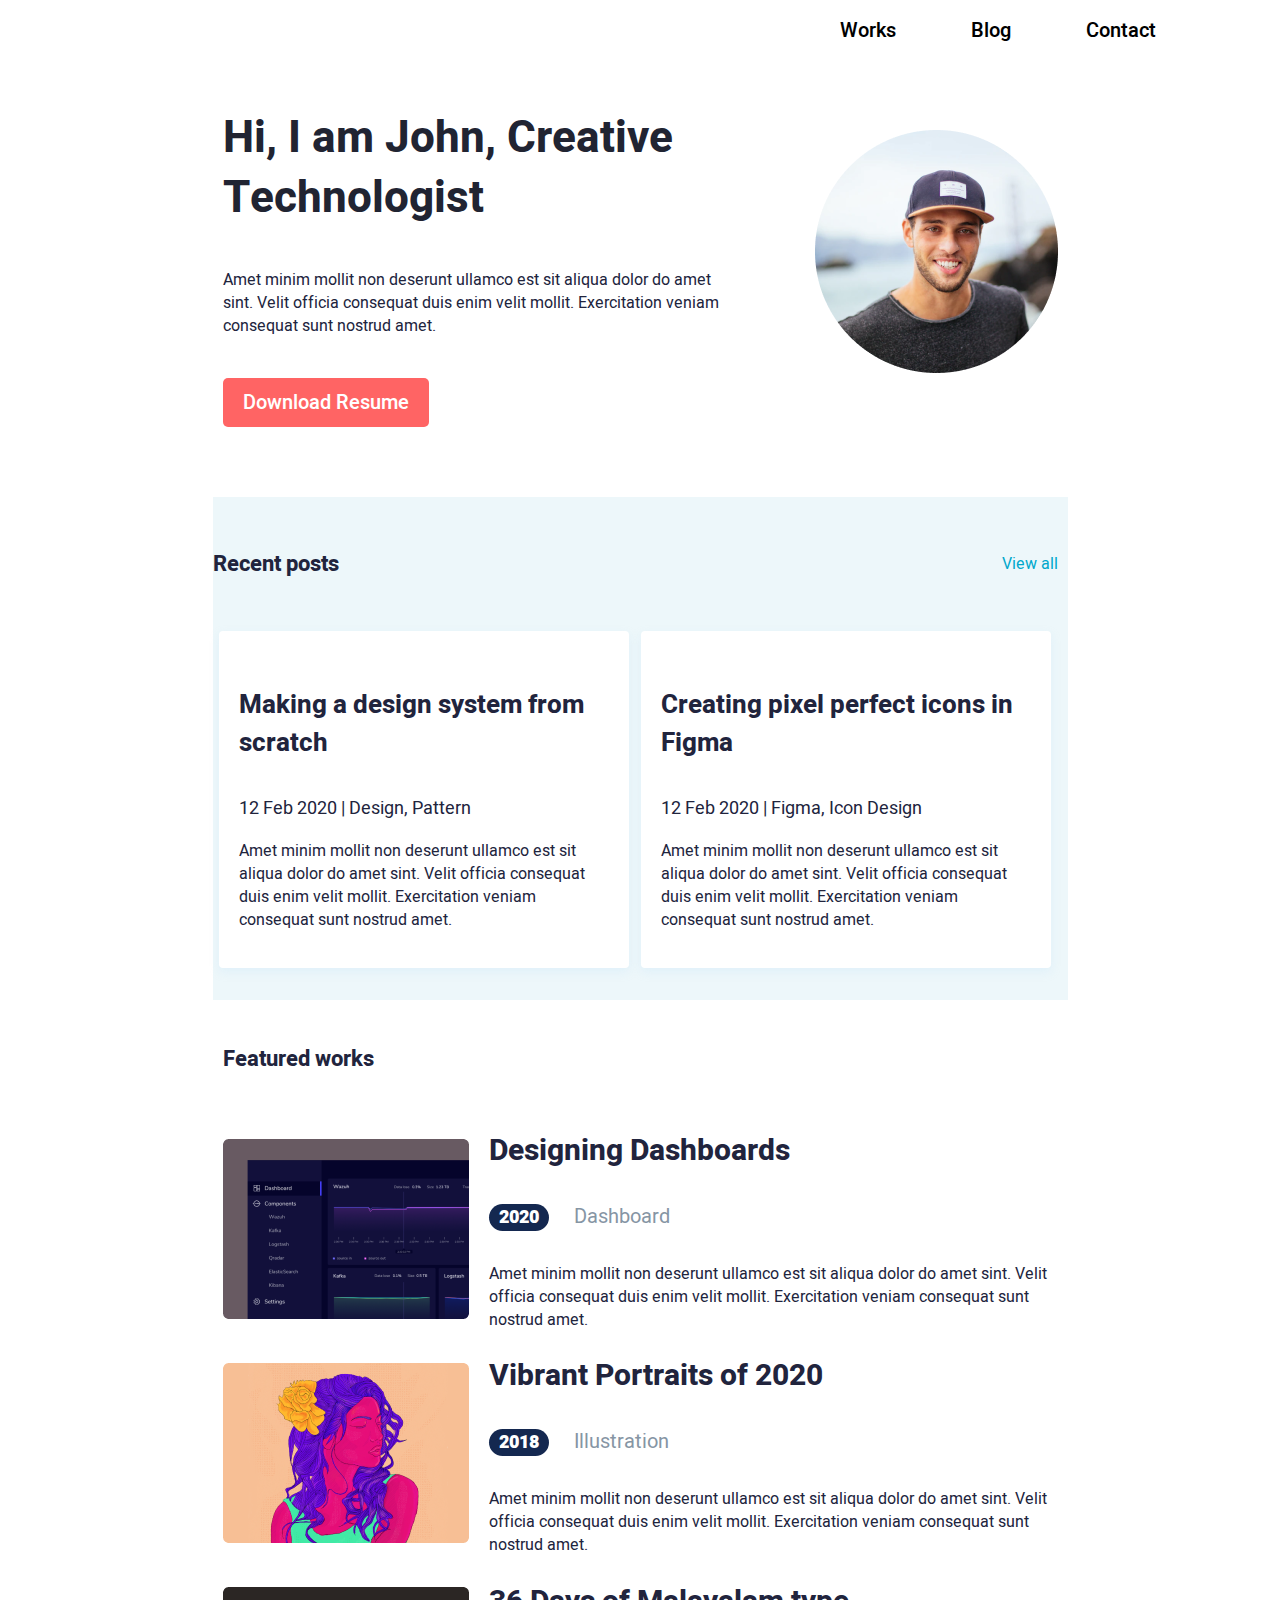
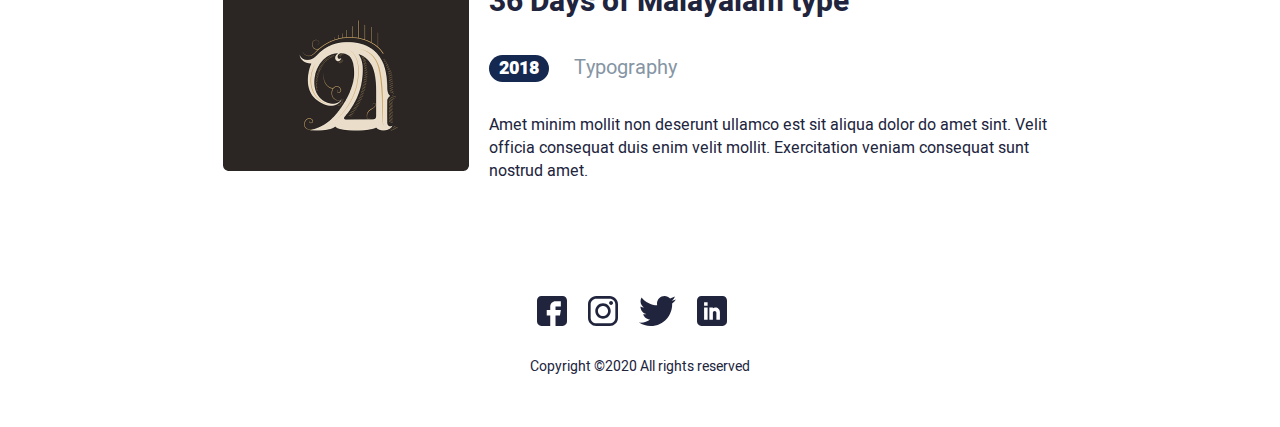
<file: index.html>
<!DOCTYPE html>
<html lang="en">
<head>
    <meta charset="UTF-8">
    <meta http-equiv="X-UA-Compatible" content="IE=edge">
    <meta name="viewport" content="width=device-width, initial-scale=1.0">
    <title>HomePage</title>
    <link rel="stylesheet" href="fonts/fonts.css">
    <link rel="stylesheet" href="css/normalize.css">
    <link rel="stylesheet" href="css/style.css">
</head>
<body>
    <div class="wrapper">
        <header class="header">
            <div class="container">
                <div class="header__body">
                    <div class="header__burger">
                        <span></span>
                    </div>
                    <nav class="header__menu">
                        <ul class="header__list">
                            <li class="header__link"><a href="work.html">Works</a></li>
                            <li class="header__link"><a href="blog.html">Blog</a></li>
                            <li class="header__link"><a href="">Contact</a></li>
                        </ul>
                    </nav>
                </div>
            </div>
        </header>
    </div>
    <section class="content">
        <div class="header__main">
            <div class="main__resume">
                <h1>Hi, I am John, Creative Technologist</h1>
                <p>Amet minim mollit non deserunt ullamco est sit aliqua dolor do amet sint. Velit officia consequat duis enim velit mollit. Exercitation veniam consequat sunt nostrud amet.</p>
                <button>Download Resume</button>
            </div>
            <div class="main__photo">
                <img src="img/mainphoto.png" alt="#">
            </div>
        </div>
        <div class="post">
            <div class="post__row">
                <h5>Recent posts</h5>
                <a href="">View all</a>
            </div>
            <div class="post__block">
                <div class="block__left">
                    <h4>Making a design system from scratch</h4>
                    <p class="autor">12 Feb 2020 | Design, Pattern</p>
                    <p>Amet minim mollit non deserunt ullamco est sit aliqua dolor do amet sint. Velit officia consequat duis enim velit mollit. Exercitation veniam consequat sunt nostrud amet.</p>
                </div>
                <div class="block__right">
                    <h4>Creating pixel perfect icons in Figma</h4>
                    <p class="autor">12 Feb 2020 | Figma, Icon Design</p>
                    <p>Amet minim mollit non deserunt ullamco est sit aliqua dolor do amet sint. Velit officia consequat duis enim velit mollit. Exercitation veniam consequat sunt nostrud amet.</p>
                </div>
            </div>
        </div>
        <div class="works">
            <div class="works__row"><h4>Featured works</h4></div>
            <div class="works__row">
                <div class="row__picture"><img src="img/Rectangle 30.png" alt="#"></div>
                <div class="row__desc">
                    <a href="workdetail.html"><h3>Designing Dashboards</h3></a>
                    <p class="subtitle"><span>2020</span>Dashboard</p>
                    <p class="text">Amet minim mollit non deserunt ullamco est sit aliqua dolor do amet sint. Velit officia consequat duis enim velit mollit. Exercitation veniam consequat sunt nostrud amet.</p>
                </div>
            </div>
            <div class="works__row">
                <div class="row__picture"><img src="img/Rectangle 32.png" alt="#"></div>
                <div class="row__desc">
                    <h3>Vibrant Portraits of 2020</h3>
                    <p class="subtitle"><span>2018</span>Illustration</p>
                    <p class="text">Amet minim mollit non deserunt ullamco est sit aliqua dolor do amet sint. Velit officia consequat duis enim velit mollit. Exercitation veniam consequat sunt nostrud amet.</p>
                </div>
            </div>
            <div class="works__row">
                <div class="row__picture"><img src="img/Rectangle 34.png" alt="#"></div>
                <div class="row__desc">
                    <h3>36 Days of Malayalam type</h3>
                    <p class="subtitle"><span>2018</span>Typography</p>
                    <p class="text">Amet minim mollit non deserunt ullamco est sit aliqua dolor do amet sint. Velit officia consequat duis enim velit mollit. Exercitation veniam consequat sunt nostrud amet.</p>
                </div>
            </div>
        </div>
        <footer>
            <div class="messenger">
                <img src="icon/fb.svg" alt="#">
                <img src="icon/insta.svg" alt="#">
                <img src="icon/Group.svg" alt="#">
                <img src="icon/Linkedin.svg" alt="#">
            </div>
            <p class="copyright">Copyright ©2020 All rights reserved </p>
        </footer>
    </section>

    <script src="https://code.jquery.com/jquery-3.6.0.min.js"></script>
    <script src="js/script.js"></script>
</body>
</html>
</file>
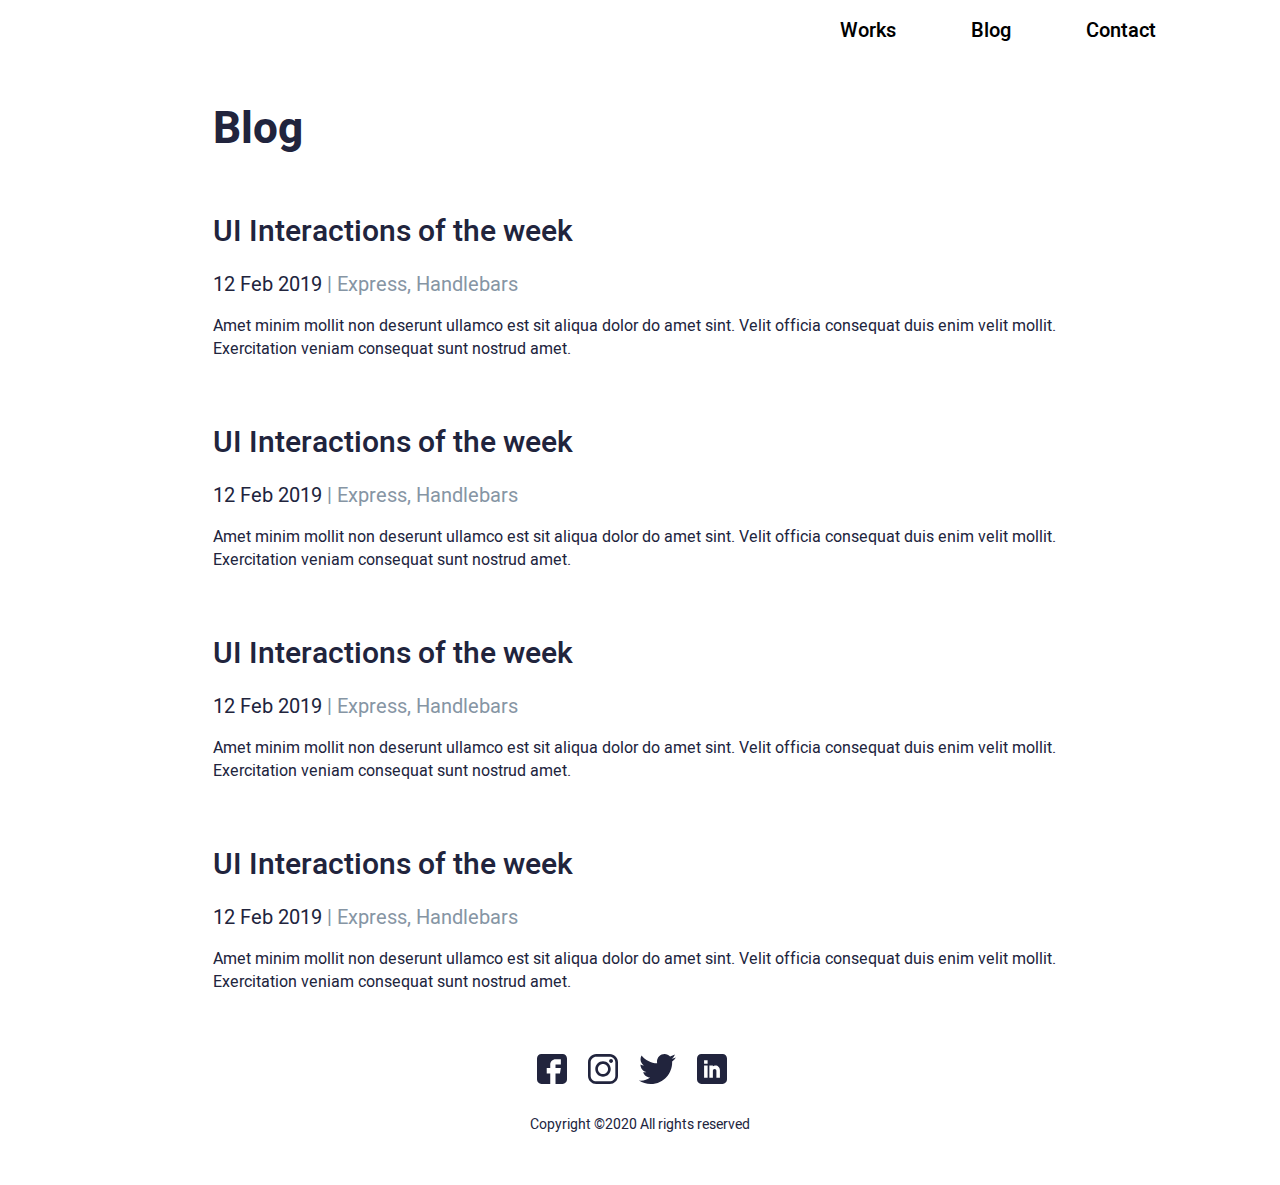
<file: blog.html>
<!DOCTYPE html>
<html lang="en">
<head>
    <meta charset="UTF-8">
    <meta http-equiv="X-UA-Compatible" content="IE=edge">
    <meta name="viewport" content="width=device-width, initial-scale=1.0">
    <title>Blog</title>
    <link rel="stylesheet" href="fonts/fonts.css">
    <link rel="stylesheet" href="css/normalize.css">
    <link rel="stylesheet" href="css/style.css">
</head>
<body>
    <div class="wrapper">
        <header class="header">
            <div class="container">
                <div class="header__body">
                    <div class="header__burger">
                        <span></span>
                    </div>
                    <nav class="header__menu">
                        <ul class="header__list">
                            <li class="header__link"><a href="work.html">Works</a></li>
                            <li class="header__link"><a href="blog.html">Blog</a></li>
                            <li class="header__link"><a href="">Contact</a></li>
                        </ul>
                    </nav>
                </div>
            </div>
        </header>
    </div>
    <section class="blog">
        <h2>Blog</h2>
        <div class="note">
            <div class="note__block">
                <h4>UI Interactions of the week</h4>
                <p class="autor"><span>12 Feb 2019</span> | Express, Handlebars</p>
                <p>Amet minim mollit non deserunt ullamco est sit aliqua dolor do amet sint. Velit officia consequat duis enim velit mollit. Exercitation veniam consequat sunt nostrud amet.</p>
            </div>
            <div class="note__block">
                <h4>UI Interactions of the week</h4>
                <p class="autor"><span>12 Feb 2019</span> | Express, Handlebars</p>
                <p>Amet minim mollit non deserunt ullamco est sit aliqua dolor do amet sint. Velit officia consequat duis enim velit mollit. Exercitation veniam consequat sunt nostrud amet.</p>
            </div>
            <div class="note__block">
                <h4>UI Interactions of the week</h4>
                <p class="autor"><span>12 Feb 2019</span> | Express, Handlebars</p>
                <p>Amet minim mollit non deserunt ullamco est sit aliqua dolor do amet sint. Velit officia consequat duis enim velit mollit. Exercitation veniam consequat sunt nostrud amet.</p>
            </div>
            <div class="note__block">
                <h4>UI Interactions of the week</h4>
                <p class="autor"><span>12 Feb 2019</span> | Express, Handlebars</p>
                <p>Amet minim mollit non deserunt ullamco est sit aliqua dolor do amet sint. Velit officia consequat duis enim velit mollit. Exercitation veniam consequat sunt nostrud amet.</p>
            </div>
        </div>
        <footer>
            <div class="messenger">
                <img src="icon/fb.svg" alt="#">
                <img src="icon/insta.svg" alt="#">
                <img src="icon/Group.svg" alt="#">
                <img src="icon/Linkedin.svg" alt="#">
            </div>
            <p class="copyright">Copyright ©2020 All rights reserved </p>
        </footer>
    </section>

    <script src="https://code.jquery.com/jquery-3.6.0.min.js"></script>
    <script src="js/script.js"></script>
</body>
</html>
</file>
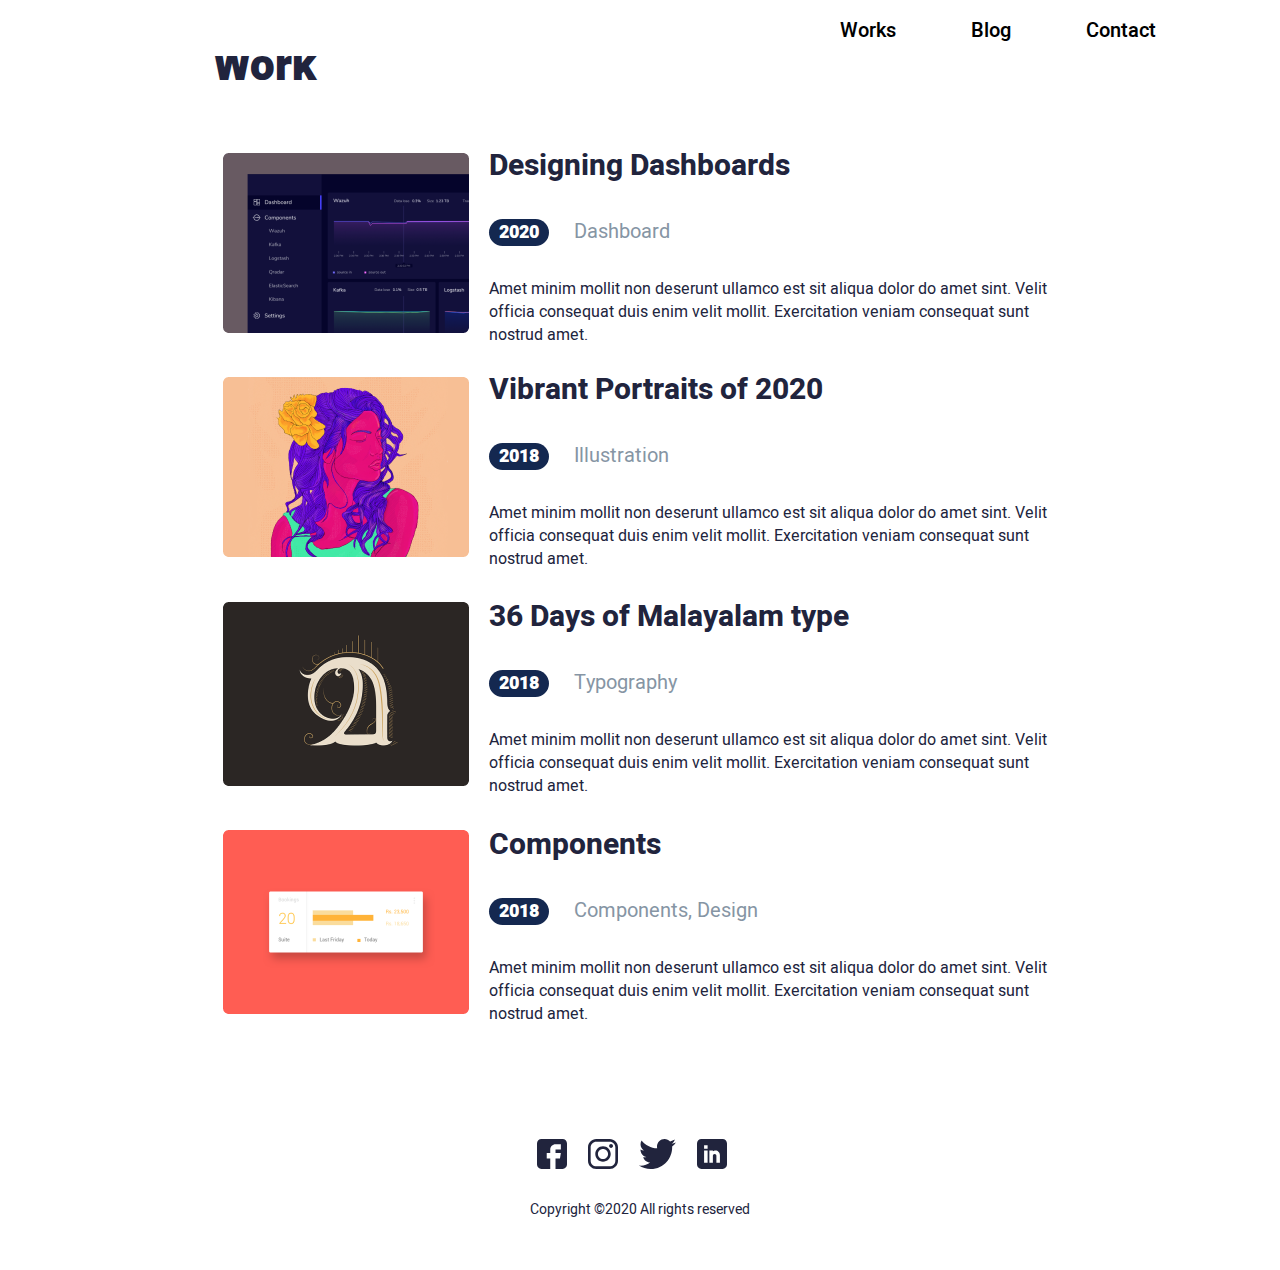
<file: work.html>
<!DOCTYPE html>
<html lang="en">
<head>
    <meta charset="UTF-8">
    <meta http-equiv="X-UA-Compatible" content="IE=edge">
    <meta name="viewport" content="width=device-width, initial-scale=1.0">
    <title>Work</title>
    <link rel="stylesheet" href="fonts/fonts.css">
    <link rel="stylesheet" href="css/normalize.css">
    <link rel="stylesheet" href="css/style.css">
</head>
<body>
    <div class="wrapper">
        <header class="header">
            <div class="container">
                <div class="header__body">
                    <div class="header__burger">
                        <span></span>
                    </div>
                    <nav class="header__menu">
                        <ul class="header__list">
                            <li class="header__link"><a href="work.html">Works</a></li>
                            <li class="header__link"><a href="blog.html">Blog</a></li>
                            <li class="header__link"><a href="">Contact</a></li>
                        </ul>
                    </nav>
                </div>
            </div>
        </header>
    </div>
    <section class="work">
        <h2>Work</h2>
        <div class="works">
            <div class="works__row">
                <div class="row__picture"><img src="img/Rectangle 30.png" alt="#"></div>
                <div class="row__desc">
                    <a href="workdetail.html"><h3>Designing Dashboards</h3></a>
                    <p class="subtitle"><span>2020</span>Dashboard</p>
                    <p class="text">Amet minim mollit non deserunt ullamco est sit aliqua dolor do amet sint. Velit officia consequat duis enim velit mollit. Exercitation veniam consequat sunt nostrud amet.</p>
                </div>
            </div>
            <div class="works__row">
                <div class="row__picture"><img src="img/Rectangle 32.png" alt="#"></div>
                <div class="row__desc">
                    <h3>Vibrant Portraits of 2020</h3>
                    <p class="subtitle"><span>2018</span>Illustration</p>
                    <p class="text">Amet minim mollit non deserunt ullamco est sit aliqua dolor do amet sint. Velit officia consequat duis enim velit mollit. Exercitation veniam consequat sunt nostrud amet.</p>
                </div>
            </div>
            <div class="works__row">
                <div class="row__picture"><img src="img/Rectangle 34.png" alt="#"></div>
                <div class="row__desc">
                    <h3>36 Days of Malayalam type</h3>
                    <p class="subtitle"><span>2018</span>Typography</p>
                    <p class="text">Amet minim mollit non deserunt ullamco est sit aliqua dolor do amet sint. Velit officia consequat duis enim velit mollit. Exercitation veniam consequat sunt nostrud amet.</p>
                </div>
            </div>
            <div class="works__row">
                <div class="row__picture"><img src="img/Rectangle 40.png" alt="#"></div>
                <div class="row__desc">
                    <h3>Components</h3>
                    <p class="subtitle"><span>2018</span>Components, Design</p>
                    <p class="text">Amet minim mollit non deserunt ullamco est sit aliqua dolor do amet sint. Velit officia consequat duis enim velit mollit. Exercitation veniam consequat sunt nostrud amet.</p>
                </div>
            </div>
        </div>
        <footer>
            <div class="messenger">
                <img src="icon/fb.svg" alt="#">
                <img src="icon/insta.svg" alt="#">
                <img src="icon/Group.svg" alt="#">
                <img src="icon/Linkedin.svg" alt="#">
            </div>
            <p class="copyright">Copyright ©2020 All rights reserved </p>
        </footer>
    </section>

    <script src="https://code.jquery.com/jquery-3.6.0.min.js"></script>
    <script src="js/script.js"></script>
</body>
</html>
</file>
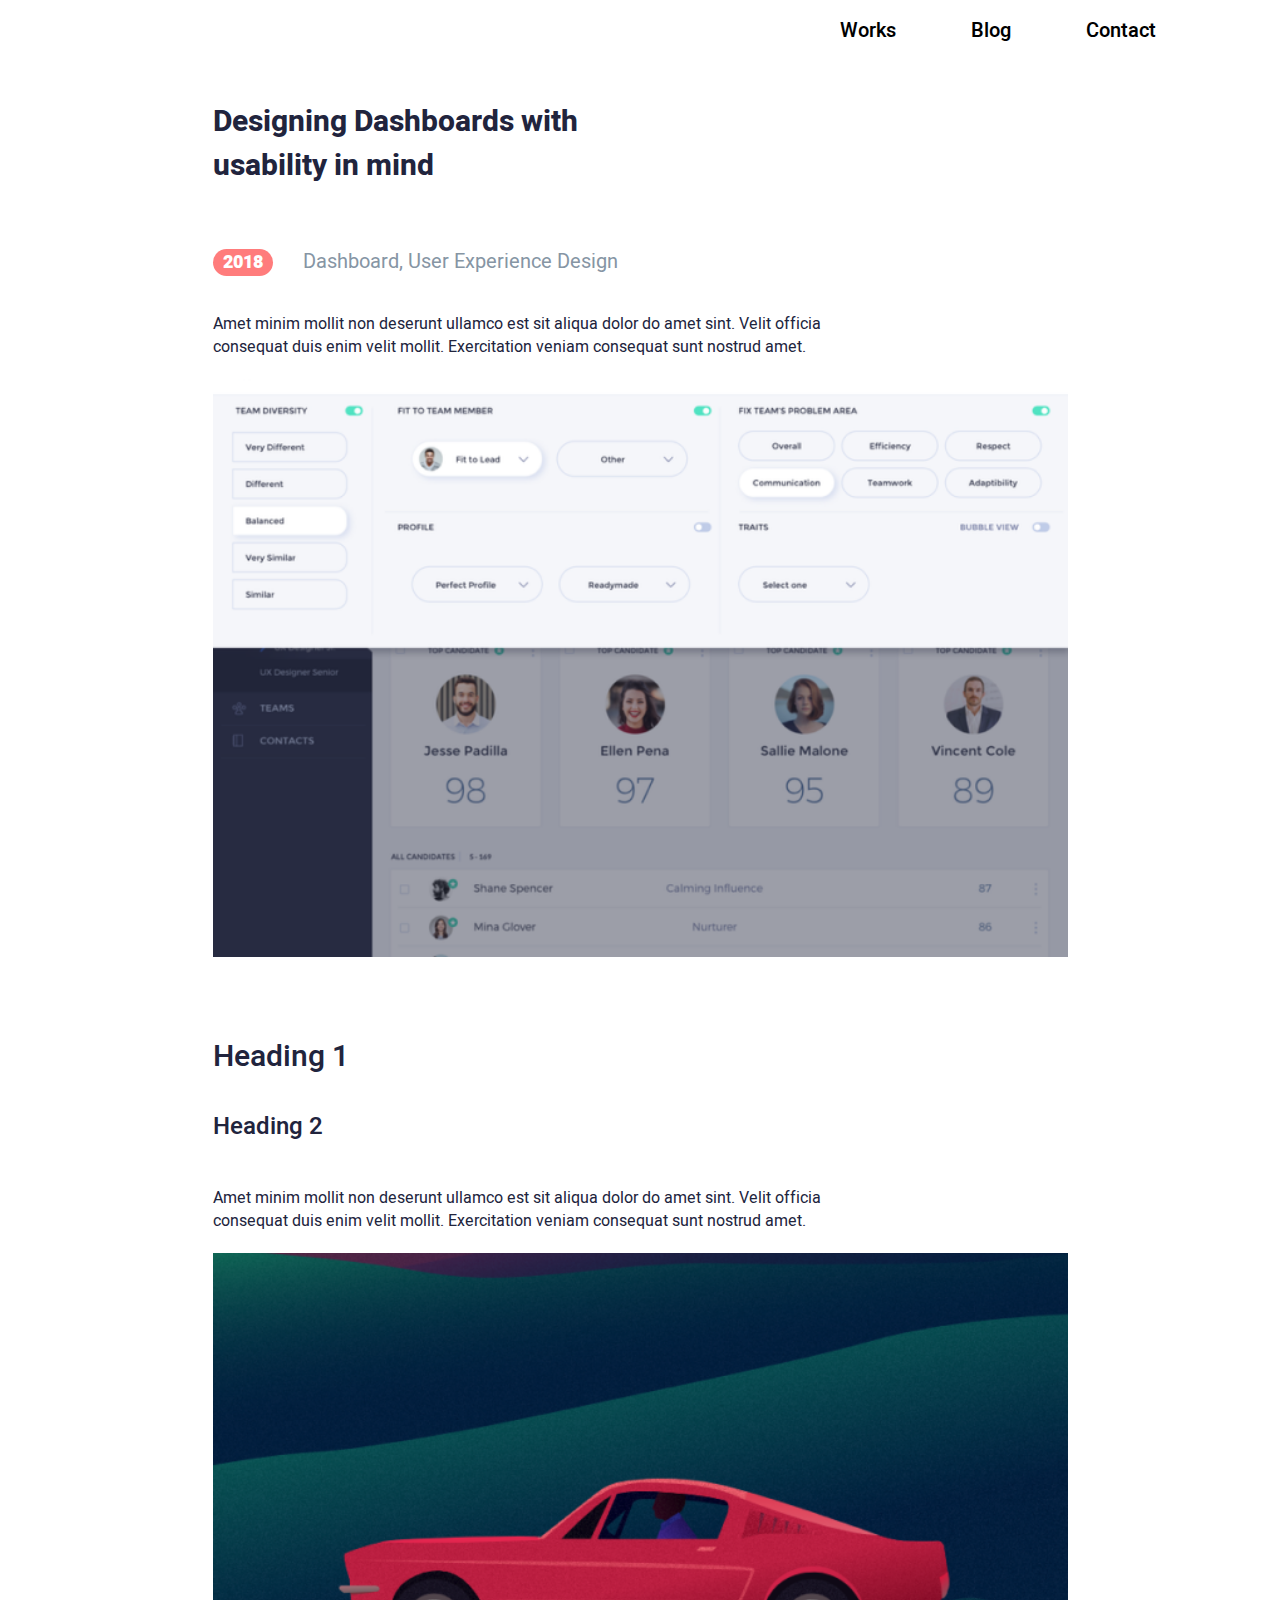
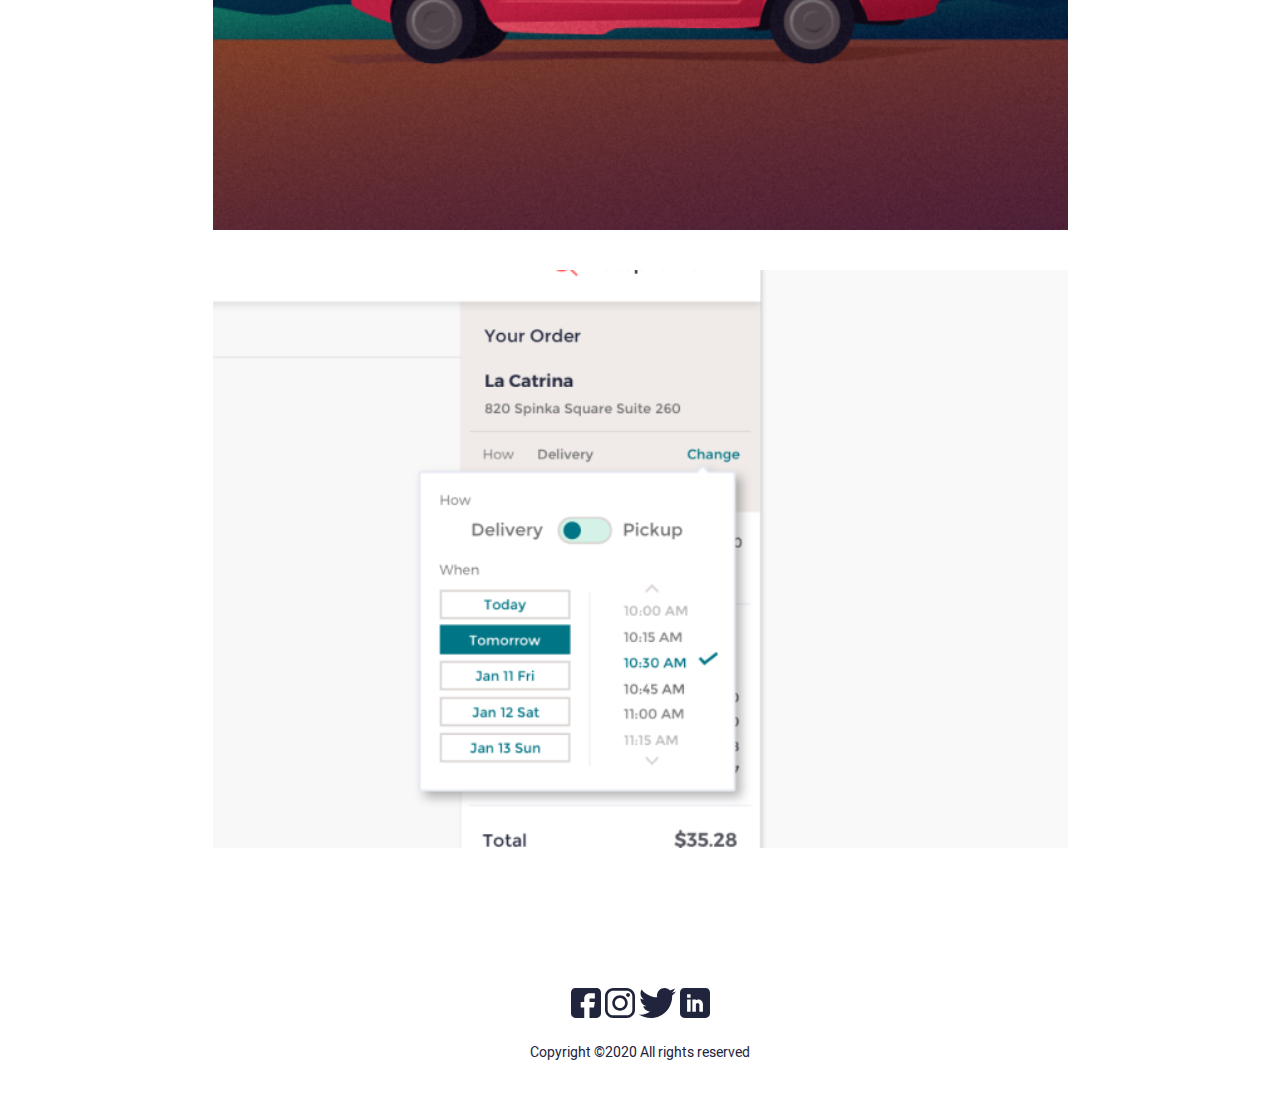
<file: workdetail.html>
<!DOCTYPE html>
<html lang="en">
<head>
    <meta charset="UTF-8">
    <meta http-equiv="X-UA-Compatible" content="IE=edge">
    <meta name="viewport" content="width=device-width, initial-scale=1.0">
    <title>workdetail</title>
    <link rel="stylesheet" href="fonts/fonts.css">
    <link rel="stylesheet" href="css/normalize.css">
    <link rel="stylesheet" href="css/style.css">
</head>
<body>
    <div class="wrapper">
        <header class="header">
            <div class="container">
                <div class="header__body">
                    <div class="header__burger">
                        <span></span>
                    </div>
                    <nav class="header__menu">
                        <ul class="header__list">
                            <li class="header__link"><a href="work.html">Works</a></li>
                            <li class="header__link"><a href="blog.html">Blog</a></li>
                            <li class="header__link"><a href="">Contact</a></li>
                        </ul>
                    </nav>
                </div>
            </div>
        </header>
    </div>
    <section class="detail">
        <div class="detail__desc">
            <h3>Designing Dashboards with usability in mind</h3>
            <p class="subtitle"><span>2018</span> Dashboard, User Experience Design</p>
            <p class="text">Amet minim mollit non deserunt ullamco est sit aliqua dolor do amet sint. Velit officia consequat duis enim velit mollit. Exercitation veniam consequat sunt nostrud amet.</p>
            <img src="img/Rectangle 4.png" alt="#">
            <h5>Heading 1</h5>
            <h6>Heading 2</h6>
            <p class="text">Amet minim mollit non deserunt ullamco est sit aliqua dolor do amet sint. Velit officia consequat duis enim velit mollit. Exercitation veniam consequat sunt nostrud amet.</p>
            <img src="img/Rectangle 5.png" alt="#">
            <img src="img/Rectangle 6.png" alt="#">
        </div>
        <footer>
            <div class="messenger">
                <img src="icon/fb.svg" alt="#">
                <img src="icon/insta.svg" alt="#">
                <img src="icon/Group.svg" alt="#">
                <img src="icon/Linkedin.svg" alt="#">
            </div>
            <p class="copyright">Copyright ©2020 All rights reserved </p>
        </footer>
    </section>

    <script src="https://code.jquery.com/jquery-3.6.0.min.js"></script>
    <script src="js/script.js"></script>
</body>
</html>
</file>
<file: fonts/fonts.css>
@font-face {
    font-family: 'Heebo';
    src: url('Heebo-Black.eot');
    src: local('Heebo-Black'),
        url('Heebo-Black.woff') format('woff');
    font-weight: 900;
    font-style: normal;
}

@font-face {
    font-family: 'Heebo';
    src: url('Heebo-Bold.eot');
    src: local('Heebo Bold'), local('Heebo-Bold'),
        url('Heebo-Bold.woff') format('woff');
    font-weight: bold;
    font-style: normal;
}

@font-face {
    font-family: 'Heebo';
    src: url('Heebo-Medium.eot');
    src: local('Heebo-Medium'),
        url('Heebo-Medium.woff') format('woff');
    font-weight: 500;
    font-style: normal;
}

@font-face {
    font-family: 'Heebo';
    src: url('Heebo-Regular.eot');
    src: local('Heebo-Regular'),
        url('Heebo-Regular.woff') format('woff');
    font-weight: normal;
    font-style: normal;
}

@font-face {
    font-family: 'Circular Std';
    src: url('CircularStd-Bold.eot');
    src: local('Circular Std Bold'), local('CircularStd-Bold'),
        url('CircularStd-Bold.woff2') format('woff2');
    font-weight: bold;
    font-style: normal;
}

@font-face {
    font-family: 'Circular Std Book';
    src: url('CircularStd-Book.eot');
    src: local('Circular Std Book'), local('CircularStd-Book'),
        url('CircularStd-Book.woff2') format('woff2');
    font-weight: normal;
    font-style: normal;
}
</file>
<file: css/style.css>
.header {
  position: fixed;
  width: 100%;
  top: 0;
  left: 0;
  z-index: 10;
}

.header::before {
  position: absolute;
  content: '';
  top: 0;
  left: 0;
  width: 100%;
  height: 100%;
  background-color: #FFFFFF;
  z-index: 2;
}

.header .container {
  max-width: 1032px;
  margin: 0 auto;
  padding: 0 10px;
}

.header .container .header__body {
  position: relative;
  height: 40px;
}

.header .container .header__body .header__burger {
  display: none;
}

.header .container .header__body .header__menu .header__list {
  list-style: none;
  display: flex;
  justify-content: flex-end;
  position: relative;
  z-index: 2;
}

.header .container .header__body .header__menu .header__list .header__link {
  margin-left: 75px;
  font-family: Heebo, sans-serif;
  font-weight: 500;
  font-size: 20px;
  line-height: 29px;
}

.header .container .header__body .header__menu .header__list .header__link a {
  text-decoration: none;
  color: #000000;
}

@media screen and (max-width: 768px) {
  body.lock {
    overflow: hidden;
  }
  .header .container .header__body {
    display: flex;
    align-items: center;
    justify-content: flex-end;
  }
  .header .container .header__body .header__burger {
    display: block;
    position: relative;
    width: 30px;
    height: 20px;
    z-index: 3;
  }
  .header .container .header__body .header__burger::before {
    position: absolute;
    content: '';
    width: 100%;
    height: 2px;
    background-color: #000000;
    left: 0;
    top: 0;
    transition: all 0.3s ease 0s;
  }
  .header .container .header__body .header__burger::after {
    position: absolute;
    content: '';
    width: 100%;
    height: 2px;
    background-color: #000000;
    left: 0;
    bottom: 0;
    transition: all 0.3s ease 0s;
  }
  .header .container .header__body .header__burger span {
    position: absolute;
    content: '';
    width: 100%;
    height: 2px;
    background-color: #000000;
    left: 0;
    top: 9px;
    transition: all 0.3s ease 0s;
  }
  .header .container .header__body .header__burger.active::before {
    transform: rotate(45deg);
    top: 9px;
  }
  .header .container .header__body .header__burger.active::after {
    transform: rotate(-45deg);
    bottom: 9px;
  }
  .header .container .header__body .header__burger.active span {
    transform: scale(0);
  }
  .header .container .header__body .header__menu {
    position: fixed;
    overflow: auto;
    top: -100%;
    left: 0;
    width: 100%;
    height: 100%;
    background: #ffffff;
    padding: 60px 0 0 0;
    transition: all 0.3s ease 0s;
  }
  .header .container .header__body .header__menu .header__list {
    display: block;
  }
  .header .container .header__body .header__menu .header__list .header__link {
    margin: 20px 0;
    text-align: center;
  }
  .header .container .header__body .header__menu.active {
    top: 0;
  }
}

.content {
  max-width: 855px;
  margin: 0 auto;
  margin-top: 80px;
}

.content .header__main {
  display: flex;
  justify-content: space-between;
  align-items: center;
  padding: 0 10px;
}

.content .header__main .main__resume {
  min-width: 506px;
}

.content .header__main .main__resume h1 {
  min-width: 506px;
  font-family: Heebo, sans-serif;
  font-weight: bold;
  font-size: 44px;
  line-height: 60px;
  color: #212432;
}

.content .header__main .main__resume p {
  margin: 40px 0;
  max-width: 497px;
  font-family: Heebo, sans-serif;
  font-size: 16px;
  line-height: 23px;
  color: #21243D;
}

.content .header__main .main__resume button {
  background: #FF6464;
  font-family: Heebo, sans-serif;
  font-weight: 500;
  font-size: 20px;
  line-height: 29px;
  color: #FFFFFF;
  padding: 10px 20px;
  border-radius: 5px;
  cursor: pointer;
  border: 0;
}

.content .header__main .main__resume button:hover {
  background: #fd4c4c;
}

.content .header__main .main__resume button:focus {
  background: #fa3636;
}

.content .header__main .main__photo {
  min-width: 243px;
}

@media screen and (max-width: 768px) {
  .content {
    max-width: 100%;
    margin: 0 auto;
    margin-top: 80px;
    padding: 0 50px;
  }
  .content .header__main {
    display: flex;
    flex-direction: column;
    align-items: center;
  }
  .content .header__main .main__resume {
    max-width: 100%;
    display: flex;
    flex-direction: column;
    align-items: center;
    order: 1;
  }
  .content .header__main .main__resume h1 {
    min-width: 100%;
    margin: 30px 40px;
    font-family: Heebo, sans-serif;
    font-weight: bold;
    font-size: 44px;
    line-height: 60px;
    color: #212432;
    text-align: center;
  }
  .content .header__main .main__resume p {
    max-width: 100%;
    margin: 40px 40px;
    font-family: Heebo, sans-serif;
    font-size: 16px;
    line-height: 23px;
    color: #21243D;
    text-align: center;
  }
  .content .header__main .main__resume button {
    background: #FF6464;
    font-family: Heebo, sans-serif;
    font-weight: 500;
    font-size: 20px;
    line-height: 29px;
    color: #FFFFFF;
    padding: 10px 20px;
    border-radius: 5px;
    cursor: pointer;
    border: 0;
  }
  .content .header__main .main__resume button:hover {
    background: #fd4c4c;
  }
  .content .header__main .main__resume button:focus {
    background: #fa3636;
  }
  .content .header__main .main__photo {
    max-width: 100%;
  }
}

.post {
  margin-top: 70px;
  padding: 0 10px 32px 0;
  background: #EDF7FA;
}

.post .post__row {
  display: flex;
  align-items: center;
  justify-content: space-between;
}

.post .post__row h5 {
  font-family: Heebo, sans-serif;
  font-size: 22px;
  line-height: 60px;
  color: #21243D;
}

.post .post__row a {
  text-decoration: none;
  font-family: Heebo, sans-serif;
  font-size: 16px;
  line-height: 23px;
  color: #00A8CC;
}

.post .post__block {
  display: flex;
  justify-content: space-around;
}

.post .post__block .block__left, .post .post__block .block__right {
  background: #FFFFFF;
  box-shadow: 0px 4px 10px rgba(187, 225, 250, 0.25);
  border-radius: 4px;
  box-sizing: border-box;
  max-width: 410px;
  padding: 20px;
}

.post .post__block .block__left h4, .post .post__block .block__right h4 {
  font-family: Heebo, sans-serif;
  font-weight: bold;
  font-size: 26px;
  line-height: 38px;
  color: #21243D;
}

.post .post__block .block__left .autor, .post .post__block .block__right .autor {
  font-family: Heebo, sans-serif;
  font-style: normal;
  font-size: 18px;
  line-height: 26px;
  color: #21243D;
}

.post .post__block .block__left p, .post .post__block .block__right p {
  font-family: Heebo, sans-serif;
  font-size: 16px;
  line-height: 23px;
  color: #21243D;
}

@media screen and (max-width: 768px) {
  .post {
    margin-top: 70px;
    padding: 0 10px 32px 0;
    background: #EDF7FA;
  }
  .post .post__row {
    display: flex;
    align-items: center;
    justify-content: space-around;
  }
  .post .post__row h5 {
    font-family: Heebo, sans-serif;
    font-size: 22px;
    line-height: 60px;
    color: #21243D;
  }
  .post .post__row a {
    display: none;
  }
  .post .post__block {
    display: flex;
    flex-direction: column;
    align-items: center;
  }
  .post .post__block .block__left, .post .post__block .block__right {
    max-width: 620px;
    background: #FFFFFF;
    box-shadow: 0px 4px 10px rgba(187, 225, 250, 0.25);
    border-radius: 4px;
    box-sizing: border-box;
    margin: 5px;
  }
  .post .post__block .block__left h4, .post .post__block .block__right h4 {
    font-family: Heebo, sans-serif;
    font-weight: bold;
    font-size: 26px;
    line-height: 38px;
    color: #21243D;
  }
  .post .post__block .block__left .autor, .post .post__block .block__right .autor {
    font-family: Heebo, sans-serif;
    font-style: normal;
    font-size: 18px;
    line-height: 26px;
    color: #21243D;
  }
  .post .post__block .block__left p, .post .post__block .block__right p {
    font-family: Heebo, sans-serif;
    font-size: 16px;
    line-height: 23px;
    color: #21243D;
  }
}

.works {
  padding: 0 10px;
  margin-bottom: 100px;
}

.works h2 {
  margin: 100px 0 50px 0;
  font-family: Heebo, sans-serif;
  font-weight: 900;
  font-size: 44px;
  line-height: 60px;
  color: #21243D;
}

.works .works__row {
  max-width: 855px;
  display: flex;
  align-items: center;
  justify-content: flex-start;
}

.works .works__row h4 {
  font-family: Heebo, sans-serif;
  font-size: 22px;
  line-height: 60px;
  color: #21243D;
}

.works .works__row .row__picture img {
  margin: 20px 20px 20px 0;
}

.works .works__row .row__desc {
  display: flex;
  flex-direction: column;
}

.works .works__row .row__desc a {
  text-decoration: none;
}

.works .works__row .row__desc h3 {
  margin: 0 0 15px 0;
  font-family: Heebo, sans-serif;
  font-weight: bold;
  font-size: 30px;
  line-height: 44px;
  color: #21243D;
}

.works .works__row .row__desc .subtitle {
  margin: 0 0 15px 0;
  font-family: Heebo, sans-serif;
  font-size: 20px;
  line-height: 29px;
  color: #8695A4;
}

.works .works__row .row__desc .subtitle span {
  margin-right: 25px;
  padding: 0 10px;
  background: #142850;
  border-radius: 16px;
  font-family: Heebo, sans-serif;
  font-weight: 900;
  font-size: 18px;
  line-height: 60px;
  color: #FFFFFF;
}

.works .works__row .row__desc .text {
  margin: 0;
  font-family: Heebo, sans-serif;
  font-size: 16px;
  line-height: 23px;
  color: #21243D;
}

@media screen and (max-width: 768px) {
  .works {
    margin-bottom: 100px;
  }
  .works h2 {
    font-size: 22px;
  }
  .works .works__row {
    margin: 20px;
    padding: 0 10px;
    margin: 0 auto;
    display: flex;
    align-items: center;
    flex-direction: column;
    justify-content: space-around;
  }
  .works .works__row h4 {
    font-family: Heebo, sans-serif;
    font-size: 22px;
    line-height: 60px;
    color: #21243D;
  }
  .works .works__row .row__picture img {
    width: 100%;
    padding: 5px;
  }
  .works .works__row .row__desc {
    display: flex;
    flex-direction: column;
  }
  .works .works__row .row__desc a {
    text-decoration: none;
  }
  .works .works__row .row__desc h3 {
    margin: 0 0 15px 0;
    font-family: Heebo, sans-serif;
    font-weight: bold;
    font-size: 30px;
    line-height: 44px;
    color: #21243D;
  }
  .works .works__row .row__desc .subtitle {
    margin: 0 0 15px 0;
    font-family: Heebo, sans-serif;
    font-size: 20px;
    line-height: 29px;
    color: #8695A4;
  }
  .works .works__row .row__desc .subtitle span {
    margin-right: 25px;
    padding: 0 10px;
    background: #142850;
    border-radius: 16px;
    font-family: Heebo, sans-serif;
    font-weight: 900;
    font-size: 18px;
    line-height: 60px;
    color: #FFFFFF;
  }
  .works .works__row .row__desc .text {
    margin: 0;
    font-family: Heebo, sans-serif;
    font-size: 16px;
    line-height: 23px;
    color: #21243D;
  }
}

.messenger {
  text-align: center;
}

.messenger img {
  margin: 0 17px 26px 0;
}

.copyright {
  margin: 0 0 50px 0;
  text-align: center;
  font-family: Heebo, sans-serif;
  font-size: 14px;
  line-height: 21px;
  color: #21243D;
}

section {
  max-width: 855px;
  margin: 0 auto;
  padding: 0 10px;
}

section h2 {
  font-family: Heebo, sans-serif;
  font-weight: 900;
  font-size: 44px;
  line-height: 60px;
  color: #21243D;
}

.detail {
  padding-top: 100px;
  max-width: 855px;
  margin: 0 auto;
}

.detail .detail__desc {
  display: flex;
  flex-direction: column;
  margin-bottom: 100px;
}

.detail h3 {
  max-width: 436px;
  margin: 0 0 15px 0;
  font-family: Heebo, sans-serif;
  font-weight: bold;
  font-size: 30px;
  line-height: 44px;
  color: #21243D;
}

.detail .subtitle {
  margin: 30px 0 20px 0;
  font-family: Heebo, sans-serif;
  font-size: 20px;
  line-height: 29px;
  color: #8695A4;
}

.detail .subtitle span {
  margin-right: 25px;
  padding: 0 10px;
  background: #FF7C7C;
  border-radius: 16px;
  font-family: Heebo, sans-serif;
  font-weight: 900;
  font-size: 18px;
  line-height: 60px;
  color: #FFFFFF;
}

.detail .text {
  margin: 0 0 30px 0;
  max-width: 630px;
  margin: 0;
  font-family: Heebo, sans-serif;
  font-size: 16px;
  line-height: 23px;
  color: #21243D;
}

.detail h5 {
  margin: 50px 0 10px 0;
  font-family: Heebo, sans-serif;
  font-weight: 500;
  font-size: 30px;
  line-height: 60px;
  color: #21243D;
}

.detail h6 {
  margin: 0 0 30px 0;
  font-family: Heebo, sans-serif;
  font-weight: 500;
  font-size: 24px;
  line-height: 60px;
  color: #21243D;
}

.detail img {
  margin: 20px 0;
}

.blog {
  max-width: 855px;
  margin: 0 auto;
  padding: 0 10px;
}

.blog h2 {
  margin: 100px 0 50px 0;
  font-family: Heebo, sans-serif;
  font-weight: bold;
  font-size: 44px;
  line-height: 60px;
  color: #21243D;
}

.blog .note {
  display: flex;
  flex-direction: column;
  align-content: space-around;
  justify-content: space-around;
}

.blog .note .note__block h4 {
  margin: 0;
  font-family: Heebo, sans-serif;
  font-weight: 500;
  font-size: 30px;
  line-height: 44px;
  color: #21243D;
}

.blog .note .note__block .autor {
  margin: 16px 0 6px 0;
  font-family: Heebo, sans-serif;
  font-size: 20px;
  line-height: 29px;
  color: #8695A4;
}

.blog .note .note__block .autor span {
  font-family: Heebo, sans-serif;
  font-size: 20px;
  line-height: 29px;
  color: #21243D;
}

.blog .note .note__block p {
  margin-bottom: 60px;
  font-family: Heebo, sans-serif;
  font-size: 16px;
  line-height: 23px;
  color: #21243D;
}

@media screen and (max-width: 768px) {
  body {
    max-width: 768px;
  }
}
</file>
